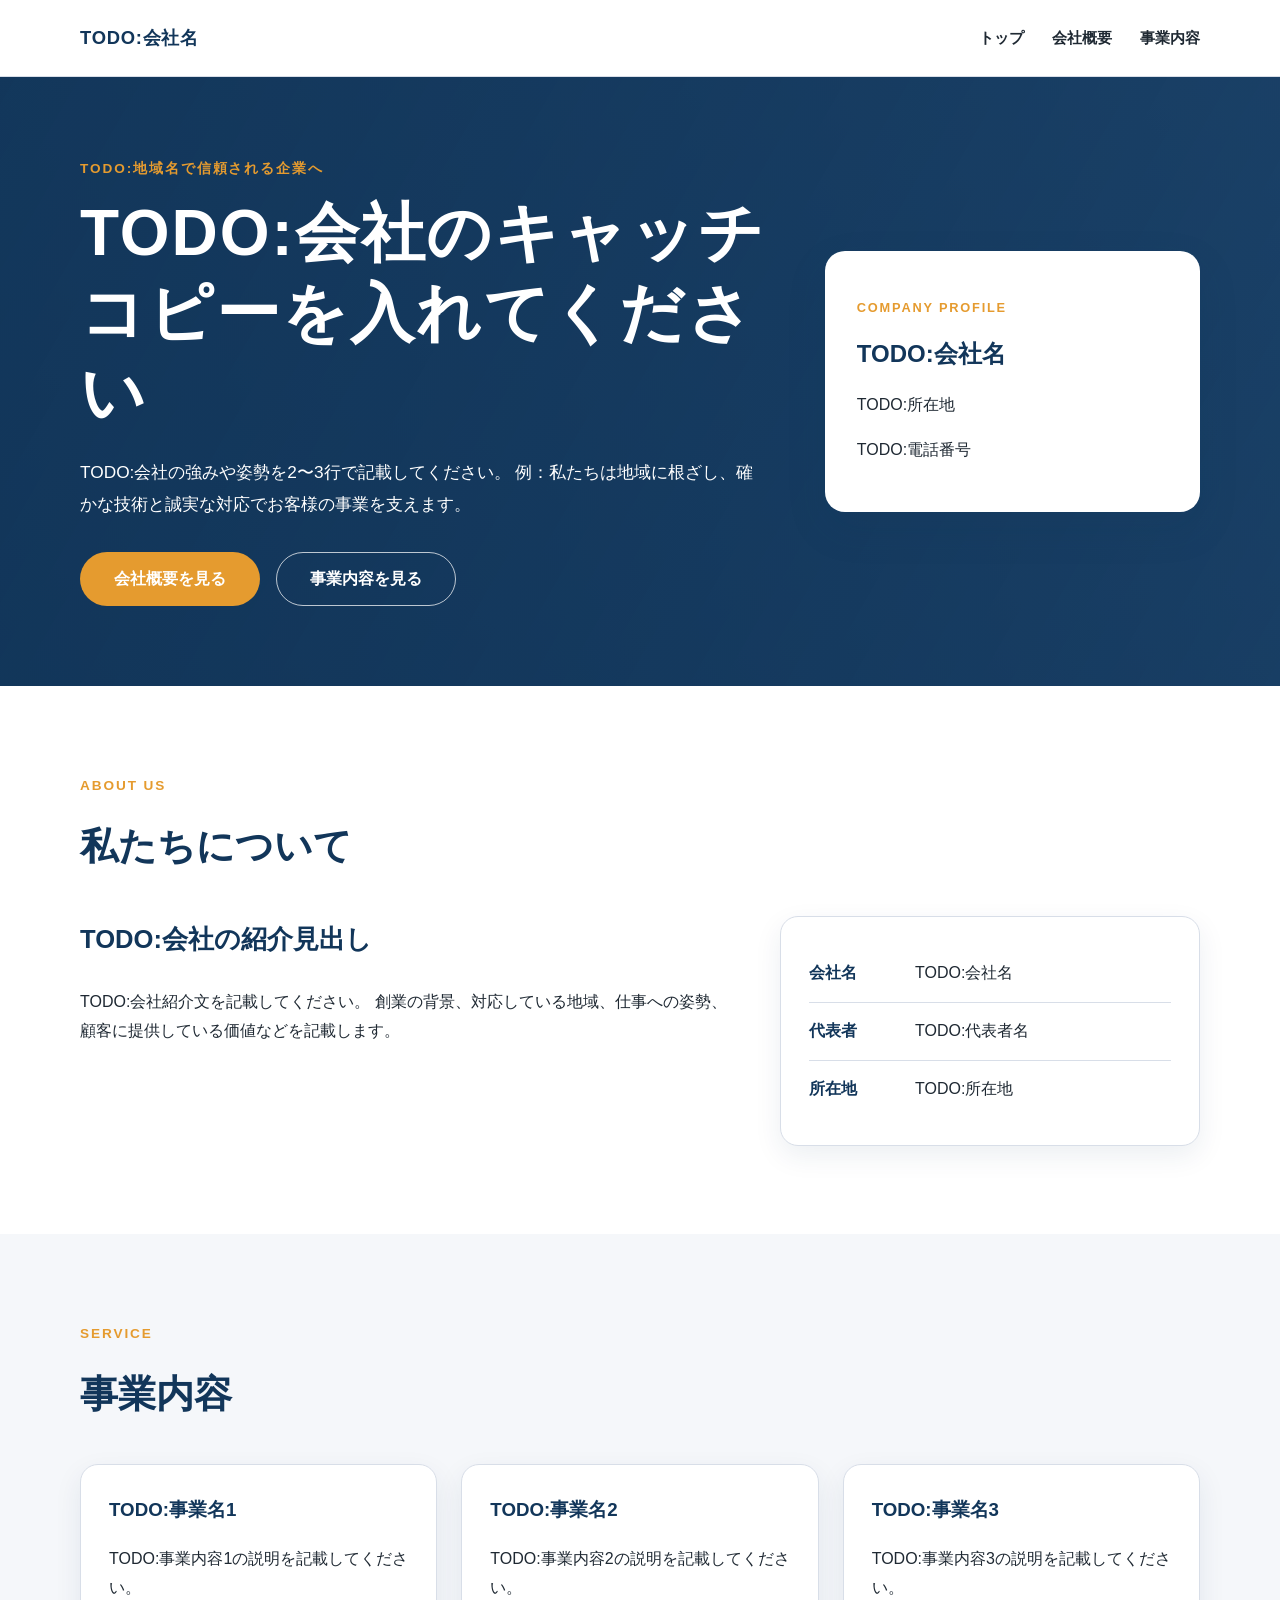
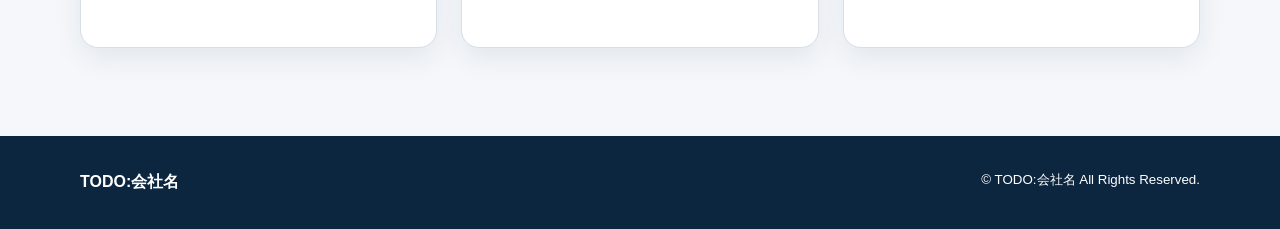
<file: index.html>
<!DOCTYPE html>
<html lang="ja">
<head>
  <meta charset="UTF-8">
  <meta name="viewport" content="width=device-width, initial-scale=1.0">
  <title>TODO:会社名 | 会社案内</title>
  <meta name="description" content="TODO:会社名の会社案内サイトです。TODO:事業内容概要">
  <link rel="stylesheet" href="css/style.css">
</head>
<body>
  <header class="site-header">
    <div class="container header-inner">
      <a class="logo" href="index.html">TODO:会社名</a>
      <nav class="global-nav" aria-label="メインメニュー">
        <a href="index.html">トップ</a>
        <a href="company.html">会社概要</a>
        <a href="service.html">事業内容</a>
      </nav>
    </div>
  </header>

  <main>
    <section class="hero">
      <div class="container hero-inner">
        <div class="hero-text">
          <p class="eyebrow">TODO:地域名で信頼される企業へ</p>
          <h1>TODO:会社のキャッチコピーを入れてください</h1>
          <p class="hero-lead">
            TODO:会社の強みや姿勢を2〜3行で記載してください。
            例：私たちは地域に根ざし、確かな技術と誠実な対応でお客様の事業を支えます。
          </p>
          <div class="hero-buttons">
            <a class="button primary" href="company.html">会社概要を見る</a>
            <a class="button secondary" href="service.html">事業内容を見る</a>
          </div>
        </div>
        <div class="hero-card">
          <p class="card-label">COMPANY PROFILE</p>
          <h2>TODO:会社名</h2>
          <p>TODO:所在地</p>
          <p>TODO:電話番号</p>
        </div>
      </div>
    </section>

    <section class="section">
      <div class="container">
        <div class="section-heading">
          <p class="eyebrow">ABOUT US</p>
          <h2>私たちについて</h2>
        </div>
        <div class="two-column">
          <div>
            <h3>TODO:会社の紹介見出し</h3>
            <p>
              TODO:会社紹介文を記載してください。
              創業の背景、対応している地域、仕事への姿勢、顧客に提供している価値などを記載します。
            </p>
          </div>
          <div class="info-box">
            <dl>
              <div>
                <dt>会社名</dt>
                <dd>TODO:会社名</dd>
              </div>
              <div>
                <dt>代表者</dt>
                <dd>TODO:代表者名</dd>
              </div>
              <div>
                <dt>所在地</dt>
                <dd>TODO:所在地</dd>
              </div>
            </dl>
          </div>
        </div>
      </div>
    </section>

    <section class="section light">
      <div class="container">
        <div class="section-heading">
          <p class="eyebrow">SERVICE</p>
          <h2>事業内容</h2>
        </div>
        <div class="card-grid">
          <article class="service-card">
            <h3>TODO:事業名1</h3>
            <p>TODO:事業内容1の説明を記載してください。</p>
          </article>
          <article class="service-card">
            <h3>TODO:事業名2</h3>
            <p>TODO:事業内容2の説明を記載してください。</p>
          </article>
          <article class="service-card">
            <h3>TODO:事業名3</h3>
            <p>TODO:事業内容3の説明を記載してください。</p>
          </article>
        </div>
      </div>
    </section>
  </main>

  <footer class="site-footer">
    <div class="container footer-inner">
      <p>TODO:会社名</p>
      <small>&copy; TODO:会社名 All Rights Reserved.</small>
    </div>
  </footer>
</body>
</html>
</file>
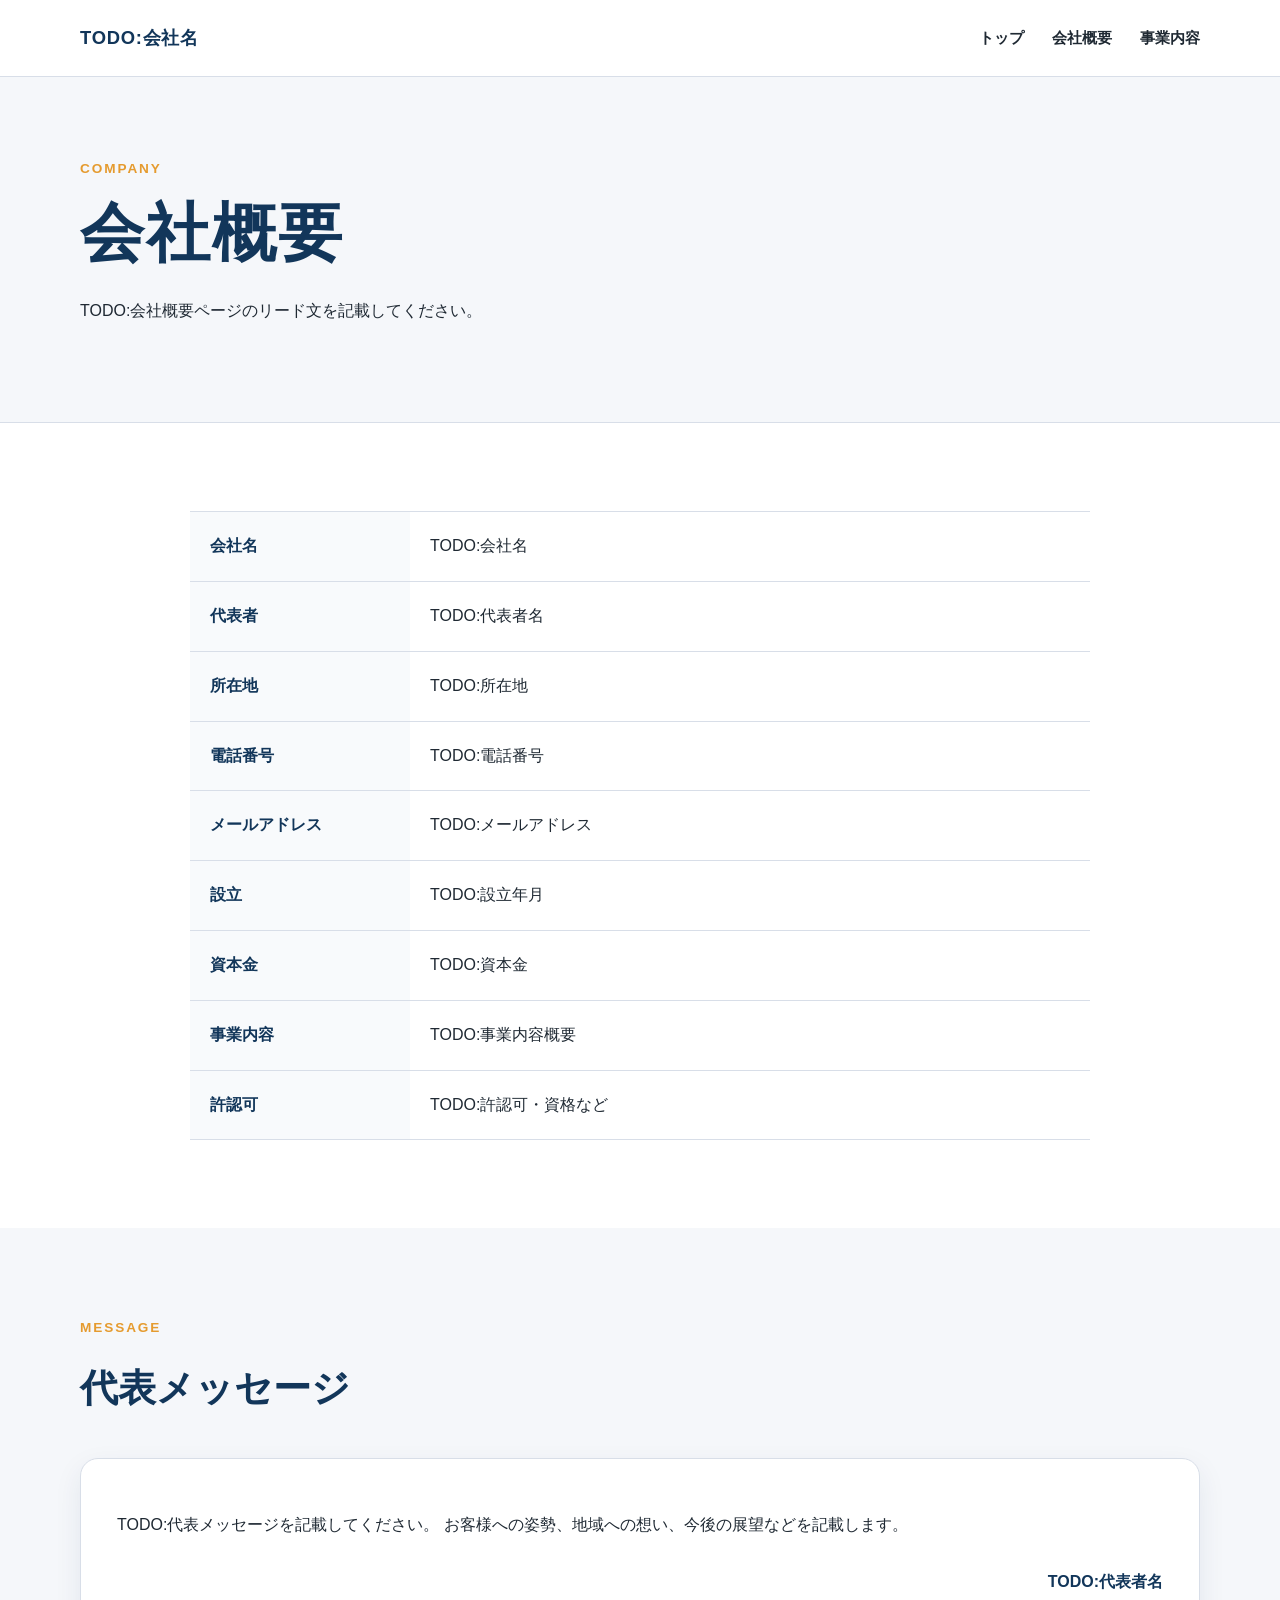
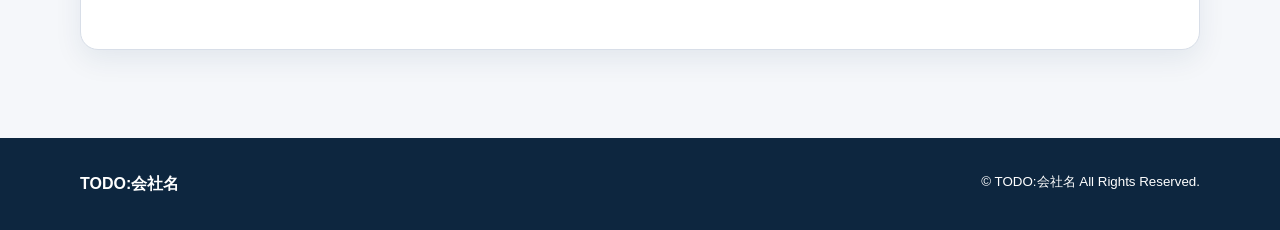
<file: company.html>
<!DOCTYPE html>
<html lang="ja">
<head>
  <meta charset="UTF-8">
  <meta name="viewport" content="width=device-width, initial-scale=1.0">
  <title>会社概要 | TODO:会社名</title>
  <meta name="description" content="TODO:会社名の会社概要ページです。">
  <link rel="stylesheet" href="css/style.css">
</head>
<body>
  <header class="site-header">
    <div class="container header-inner">
      <a class="logo" href="index.html">TODO:会社名</a>
      <nav class="global-nav" aria-label="メインメニュー">
        <a href="index.html">トップ</a>
        <a href="company.html">会社概要</a>
        <a href="service.html">事業内容</a>
      </nav>
    </div>
  </header>

  <main>
    <section class="page-title">
      <div class="container">
        <p class="eyebrow">COMPANY</p>
        <h1>会社概要</h1>
        <p>TODO:会社概要ページのリード文を記載してください。</p>
      </div>
    </section>

    <section class="section">
      <div class="container narrow">
        <table class="company-table">
          <tr>
            <th>会社名</th>
            <td>TODO:会社名</td>
          </tr>
          <tr>
            <th>代表者</th>
            <td>TODO:代表者名</td>
          </tr>
          <tr>
            <th>所在地</th>
            <td>TODO:所在地</td>
          </tr>
          <tr>
            <th>電話番号</th>
            <td>TODO:電話番号</td>
          </tr>
          <tr>
            <th>メールアドレス</th>
            <td>TODO:メールアドレス</td>
          </tr>
          <tr>
            <th>設立</th>
            <td>TODO:設立年月</td>
          </tr>
          <tr>
            <th>資本金</th>
            <td>TODO:資本金</td>
          </tr>
          <tr>
            <th>事業内容</th>
            <td>TODO:事業内容概要</td>
          </tr>
          <tr>
            <th>許認可</th>
            <td>TODO:許認可・資格など</td>
          </tr>
        </table>
      </div>
    </section>

    <section class="section light">
      <div class="container">
        <div class="section-heading">
          <p class="eyebrow">MESSAGE</p>
          <h2>代表メッセージ</h2>
        </div>
        <div class="message-box">
          <p>
            TODO:代表メッセージを記載してください。
            お客様への姿勢、地域への想い、今後の展望などを記載します。
          </p>
          <p class="signature">TODO:代表者名</p>
        </div>
      </div>
    </section>
  </main>

  <footer class="site-footer">
    <div class="container footer-inner">
      <p>TODO:会社名</p>
      <small>&copy; TODO:会社名 All Rights Reserved.</small>
    </div>
  </footer>
</body>
</html>
</file>
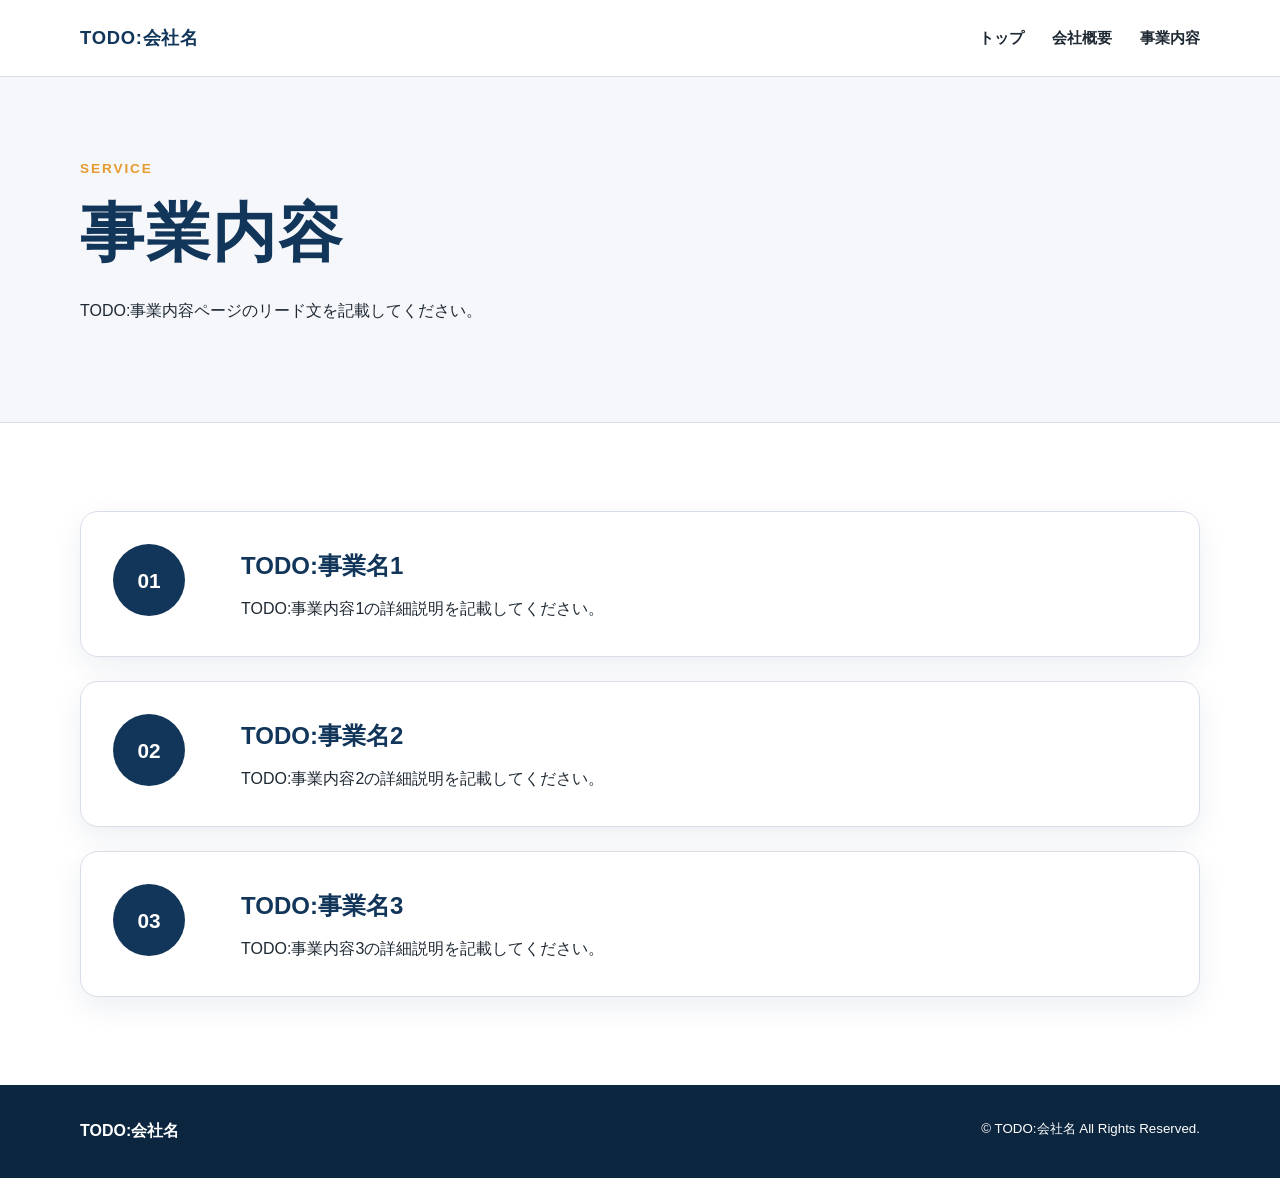
<file: service.html>
<!DOCTYPE html>
<html lang="ja">
<head>
  <meta charset="UTF-8">
  <meta name="viewport" content="width=device-width, initial-scale=1.0">
  <title>事業内容 | TODO:会社名</title>
  <meta name="description" content="TODO:会社名の事業内容ページです。">
  <link rel="stylesheet" href="css/style.css">
</head>
<body>
  <header class="site-header">
    <div class="container header-inner">
      <a class="logo" href="index.html">TODO:会社名</a>
      <nav class="global-nav" aria-label="メインメニュー">
        <a href="index.html">トップ</a>
        <a href="company.html">会社概要</a>
        <a href="service.html">事業内容</a>
      </nav>
    </div>
  </header>

  <main>
    <section class="page-title">
      <div class="container">
        <p class="eyebrow">SERVICE</p>
        <h1>事業内容</h1>
        <p>TODO:事業内容ページのリード文を記載してください。</p>
      </div>
    </section>

    <section class="section">
      <div class="container service-list">
        <article class="service-detail">
          <div class="service-number">01</div>
          <div>
            <h2>TODO:事業名1</h2>
            <p>TODO:事業内容1の詳細説明を記載してください。</p>
          </div>
        </article>

        <article class="service-detail">
          <div class="service-number">02</div>
          <div>
            <h2>TODO:事業名2</h2>
            <p>TODO:事業内容2の詳細説明を記載してください。</p>
          </div>
        </article>

        <article class="service-detail">
          <div class="service-number">03</div>
          <div>
            <h2>TODO:事業名3</h2>
            <p>TODO:事業内容3の詳細説明を記載してください。</p>
          </div>
        </article>
      </div>
    </section>
  </main>

  <footer class="site-footer">
    <div class="container footer-inner">
      <p>TODO:会社名</p>
      <small>&copy; TODO:会社名 All Rights Reserved.</small>
    </div>
  </footer>
</body>
</html>
</file>
<file: css/style.css>
/* ==================================================
   TODO差し替えルール
   HTML内の「TODO:」で検索すると、後から修正すべき箇所を確認できます。
   例: TODO:会社名 / TODO:所在地 / TODO:電話番号
================================================== */

:root {
  --color-main: #12365a;
  --color-accent: #e59b2f;
  --color-text: #1f2933;
  --color-muted: #6b7280;
  --color-bg: #ffffff;
  --color-light: #f5f7fa;
  --color-border: #d8dee8;
  --shadow: 0 16px 40px rgba(18, 54, 90, 0.12);
}

* {
  box-sizing: border-box;
}

body {
  margin: 0;
  font-family: "Helvetica Neue", Arial, "Hiragino Kaku Gothic ProN", "Yu Gothic", Meiryo, sans-serif;
  line-height: 1.8;
  color: var(--color-text);
  background: var(--color-bg);
}

a {
  color: inherit;
  text-decoration: none;
}

.container {
  width: min(1120px, calc(100% - 40px));
  margin: 0 auto;
}

.narrow {
  max-width: 900px;
}

.site-header {
  position: sticky;
  top: 0;
  z-index: 10;
  background: rgba(255, 255, 255, 0.96);
  border-bottom: 1px solid var(--color-border);
  backdrop-filter: blur(8px);
}

.header-inner {
  min-height: 76px;
  display: flex;
  align-items: center;
  justify-content: space-between;
  gap: 24px;
}

.logo {
  font-weight: 700;
  font-size: 1.15rem;
  color: var(--color-main);
  letter-spacing: 0.04em;
}

.global-nav {
  display: flex;
  gap: 28px;
  font-size: 0.95rem;
  font-weight: 600;
}

.global-nav a {
  position: relative;
  padding: 8px 0;
}

.global-nav a::after {
  content: "";
  position: absolute;
  left: 0;
  bottom: 2px;
  width: 0;
  height: 2px;
  background: var(--color-accent);
  transition: width 0.2s ease;
}

.global-nav a:hover::after {
  width: 100%;
}

.hero {
  background:
    linear-gradient(120deg, rgba(18, 54, 90, 0.92), rgba(18, 54, 90, 0.72)),
    linear-gradient(45deg, #12365a, #315f8d);
  color: #fff;
}

.hero-inner {
  min-height: 560px;
  display: grid;
  grid-template-columns: 1.3fr 0.7fr;
  align-items: center;
  gap: 48px;
  padding: 80px 0;
}

.eyebrow {
  margin: 0 0 12px;
  color: var(--color-accent);
  font-weight: 700;
  letter-spacing: 0.14em;
  font-size: 0.85rem;
}

.hero h1,
.page-title h1 {
  margin: 0 0 24px;
  font-size: clamp(2rem, 5vw, 4rem);
  line-height: 1.25;
  letter-spacing: 0.03em;
}

.hero-lead {
  max-width: 680px;
  margin: 0 0 32px;
  font-size: 1.08rem;
}

.hero-buttons {
  display: flex;
  flex-wrap: wrap;
  gap: 16px;
}

.button {
  display: inline-flex;
  align-items: center;
  justify-content: center;
  min-width: 180px;
  padding: 12px 22px;
  border-radius: 999px;
  font-weight: 700;
  transition: transform 0.2s ease, box-shadow 0.2s ease;
}

.button:hover {
  transform: translateY(-2px);
  box-shadow: var(--shadow);
}

.button.primary {
  background: var(--color-accent);
  color: #fff;
}

.button.secondary {
  border: 1px solid rgba(255, 255, 255, 0.72);
  color: #fff;
}

.hero-card {
  background: #fff;
  color: var(--color-text);
  padding: 32px;
  border-radius: 20px;
  box-shadow: var(--shadow);
}

.hero-card h2 {
  color: var(--color-main);
  margin: 0 0 16px;
}

.card-label {
  color: var(--color-accent);
  font-size: 0.8rem;
  font-weight: 700;
  letter-spacing: 0.14em;
}

.section {
  padding: 88px 0;
}

.section.light {
  background: var(--color-light);
}

.section-heading {
  margin-bottom: 36px;
}

.section-heading h2 {
  margin: 0;
  font-size: clamp(1.8rem, 3vw, 2.6rem);
  color: var(--color-main);
}

.two-column {
  display: grid;
  grid-template-columns: 1fr 420px;
  gap: 48px;
  align-items: start;
}

.two-column h3 {
  margin-top: 0;
  font-size: 1.6rem;
  color: var(--color-main);
}

.info-box,
.message-box,
.service-card,
.service-detail {
  background: #fff;
  border: 1px solid var(--color-border);
  border-radius: 18px;
  box-shadow: 0 10px 28px rgba(18, 54, 90, 0.08);
}

.info-box {
  padding: 28px;
}

.info-box dl {
  margin: 0;
}

.info-box div {
  display: grid;
  grid-template-columns: 90px 1fr;
  gap: 16px;
  padding: 14px 0;
  border-bottom: 1px solid var(--color-border);
}

.info-box div:last-child {
  border-bottom: 0;
}

.info-box dt {
  font-weight: 700;
  color: var(--color-main);
}

.info-box dd {
  margin: 0;
}

.card-grid {
  display: grid;
  grid-template-columns: repeat(3, 1fr);
  gap: 24px;
}

.service-card {
  padding: 28px;
}

.service-card h3 {
  margin-top: 0;
  color: var(--color-main);
}

.contact-cta {
  background: var(--color-main);
  color: #fff;
}

.cta-inner {
  display: flex;
  justify-content: space-between;
  align-items: center;
  gap: 32px;
}

.cta-inner h2 {
  margin: 0 0 8px;
  font-size: 2rem;
}

.site-footer {
  background: #0d263f;
  color: #fff;
  padding: 32px 0;
}

.footer-inner {
  display: flex;
  justify-content: space-between;
  gap: 16px;
}

.footer-inner p {
  margin: 0;
  font-weight: 700;
}

.page-title {
  padding: 80px 0;
  background: var(--color-light);
  border-bottom: 1px solid var(--color-border);
}

.page-title h1 {
  color: var(--color-main);
}

.page-title p {
  max-width: 760px;
}

.company-table {
  width: 100%;
  border-collapse: collapse;
  background: #fff;
  border-top: 1px solid var(--color-border);
}

.company-table th,
.company-table td {
  padding: 20px;
  border-bottom: 1px solid var(--color-border);
  text-align: left;
  vertical-align: top;
}

.company-table th {
  width: 220px;
  color: var(--color-main);
  background: #f8fafc;
}

.message-box {
  padding: 36px;
}

.signature {
  margin-top: 28px;
  text-align: right;
  font-weight: 700;
  color: var(--color-main);
}

.service-list {
  display: grid;
  gap: 24px;
}

.service-detail {
  display: grid;
  grid-template-columns: 100px 1fr;
  gap: 28px;
  padding: 32px;
}

.service-number {
  width: 72px;
  height: 72px;
  display: grid;
  place-items: center;
  border-radius: 50%;
  background: var(--color-main);
  color: #fff;
  font-weight: 700;
  font-size: 1.3rem;
}

.service-detail h2 {
  margin: 0 0 8px;
  color: var(--color-main);
}

.service-detail p {
  margin: 0;
}

@media (max-width: 820px) {
  .container {
    width: min(100% - 28px, 1120px);
  }

  .header-inner {
    min-height: auto;
    padding: 16px 0;
    align-items: flex-start;
    flex-direction: column;
  }

  .global-nav {
    width: 100%;
    gap: 0;
    justify-content: space-between;
    font-size: 0.9rem;
  }

  .hero-inner {
    min-height: auto;
    grid-template-columns: 1fr;
    padding: 64px 0;
  }

  .hero-card {
    padding: 24px;
  }

  .section {
    padding: 64px 0;
  }

  .two-column,
  .card-grid {
    grid-template-columns: 1fr;
  }

  .cta-inner {
    align-items: flex-start;
    flex-direction: column;
  }

  .footer-inner {
    flex-direction: column;
  }

  .company-table,
  .company-table tbody,
  .company-table tr,
  .company-table th,
  .company-table td {
    display: block;
    width: 100%;
  }

  .company-table th {
    padding-bottom: 8px;
    border-bottom: 0;
  }

  .company-table td {
    padding-top: 8px;
  }

  .service-detail {
    grid-template-columns: 1fr;
  }
}
</file>
